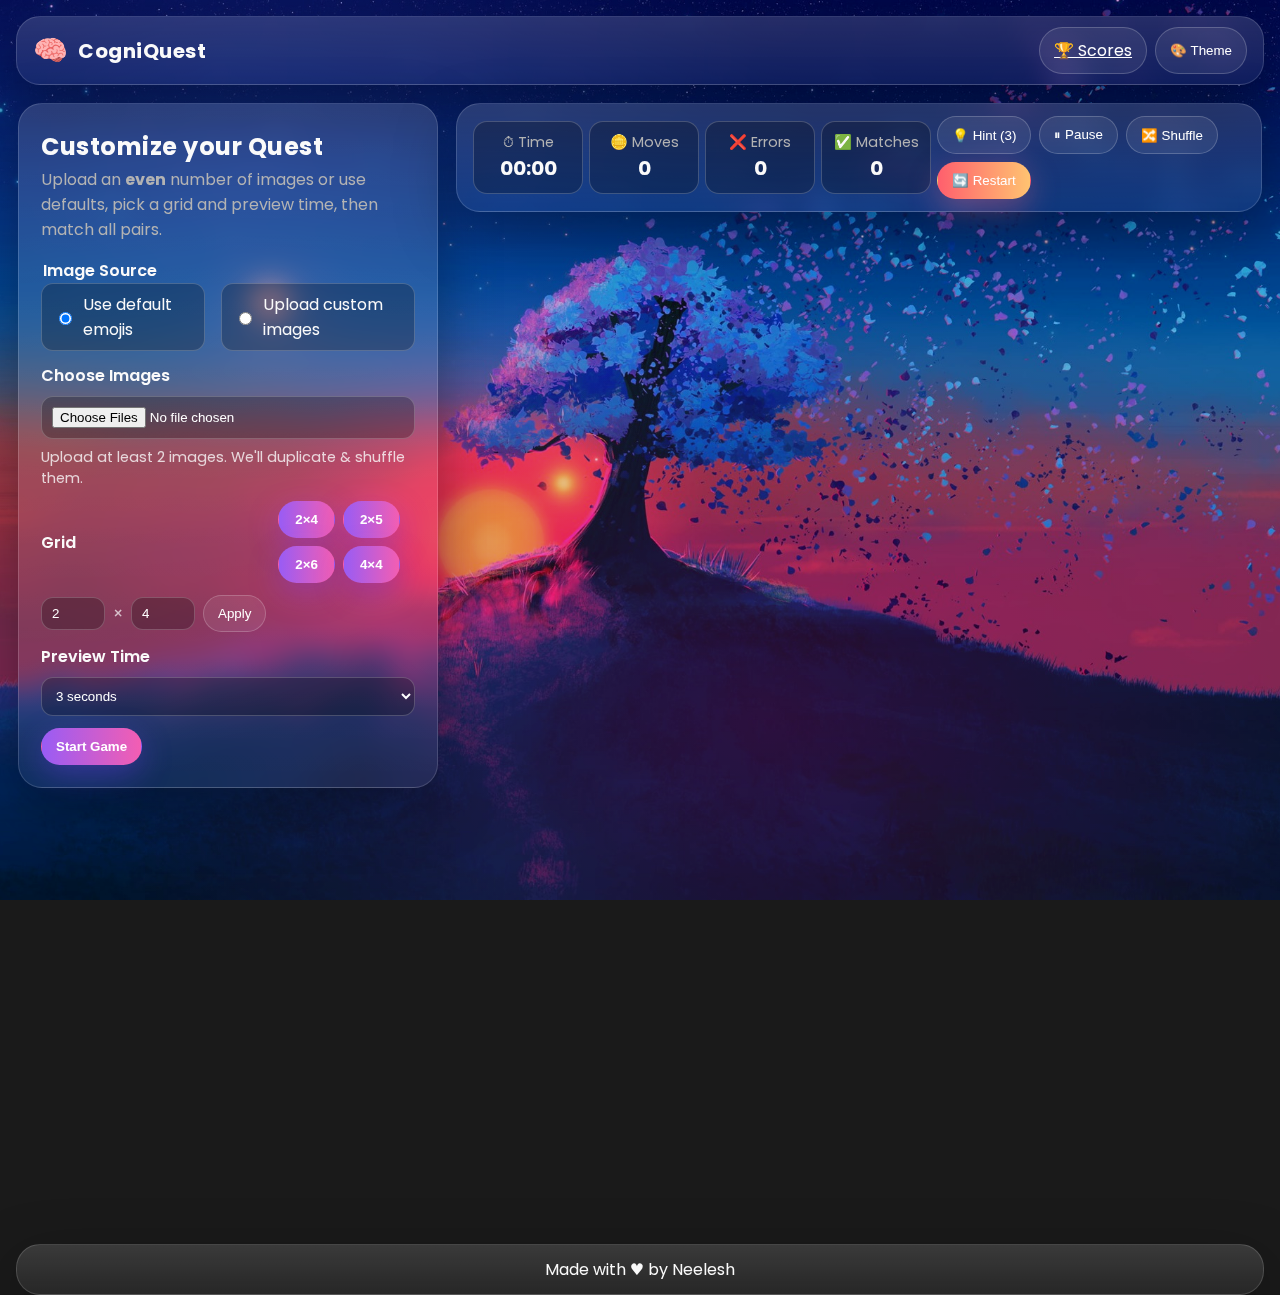
<file: index.html>
<!doctype html>
<html lang="en">
<head>
  <meta charset="utf-8">
  <meta name="viewport" content="width=device-width, initial-scale=1">
  <title>CogniQuest — Memory Match</title>
  <link rel="preconnect" href="https://fonts.googleapis.com">
  <link rel="preconnect" href="https://fonts.gstatic.com" crossorigin>
  <link href="https://fonts.googleapis.com/css2?family=Poppins:wght@300;400;600;700&display=swap" rel="stylesheet">
  <link rel="stylesheet" href="styles.css">
</head>
<body>
  <div id="bg"></div>

  <header class="topbar glass">
    <div class="brand">
      <span class="logo">🧠</span>
      <h1>CogniQuest</h1>
    </div>
    <nav class="nav">
      <a class="btn ghost" href="stats.html" aria-label="View best scores">🏆 Scores</a>
      <button id="themeToggle" class="btn ghost" aria-label="Toggle theme">🎨 Theme</button>
    </nav>
  </header>

  <main class="shell">
    <section class="panel glass">
      <h2 class="title">Customize your Quest</h2>
      <p class="subtitle">Upload an <b>even</b> number of images or use defaults, pick a grid and preview time, then match all pairs.</p>

      <fieldset class="form-row chooser">
        <legend class="label">Image Source</legend>
        <label><input type="radio" name="imgsrc" value="default" checked> Use default emojis</label>
        <label><input type="radio" name="imgsrc" value="custom"> Upload custom images</label>
      </fieldset>

      <div class="form-row" id="uploader" hidden>
        <label for="imageFiles" class="label">Choose Images</label>
        <input type="file" id="imageFiles" accept="image/*" multiple>
        <small class="hint">Upload at least 2 images. We'll duplicate & shuffle them.</small>
      </div>

      <div class="form-row grid">
        <span class="label">Grid</span>
        <div class="btn-group" role="group" aria-label="Difficulty presets">
          <button class="btn pill" data-grid="2x4">2×4</button>
          <button class="btn pill" data-grid="2x5">2×5</button>
          <button class="btn pill" data-grid="2x6">2×6</button>
          <button class="btn pill" data-grid="4x4">4×4</button>
        </div>
        <div class="custom-grid">
          <input id="rows" type="number" min="2" max="6" value="2" aria-label="Rows">
          <span>×</span>
          <input id="cols" type="number" min="4" max="8" value="4" aria-label="Columns">
          <button id="applyCustom" class="btn ghost">Apply</button>
        </div>
      </div>

      <div class="form-row">
        <label for="previewTime" class="label">Preview Time</label>
        <select id="previewTime">
          <option value="1">1 second</option>
          <option value="2">2 seconds</option>
          <option value="3" selected>3 seconds</option>
          <option value="5">5 seconds</option>
          <option value="8">8 seconds</option>
          <option value="10">10 seconds</option>
        </select>
      </div>

      <div class="actions">
        <button id="startBtn" class="btn primary">Start Game</button>
      </div>
    </section>

    <section class="hud glass" aria-live="polite">
      <div class="hud-item"><span>⏱ Time</span><strong id="time">00:00</strong></div>
      <div class="hud-item"><span>🪙 Moves</span><strong id="moves">0</strong></div>
      <div class="hud-item"><span>❌ Errors</span><strong id="errors">0</strong></div>
      <div class="hud-item"><span>✅ Matches</span><strong id="matches">0</strong></div>
      <div class="hud-actions">
        <button id="hintBtn" class="btn ghost" disabled>💡 Hint (3)</button>
        <button id="pauseBtn" class="btn ghost" disabled>⏸ Pause</button>
        <button id="shuffleBtn" class="btn ghost" disabled>🔀 Shuffle</button>
        <button id="restartBtn" class="btn danger" disabled>🔄 Restart</button>
      </div>
    </section>

    <section id="boardWrap" class="board-wrap">
      <div id="countdown" class="countdown hidden">3</div>
      <div id="board" class="board" aria-label="Memory board" role="grid"></div>
      <canvas id="confetti" class="confetti"></canvas>
    </section>
  </main>

  <footer class="foot glass">
    <span>Made with ♥ by Neelesh</span>
  </footer>

  <template id="cardTpl">
    <button class="card" role="gridcell" aria-pressed="false" aria-label="Hidden card">
      <div class="card-inner">
        <div class="card-face front"></div>
        <div class="card-face back"></div>
      </div>
    </button>
  </template>

  <div id="winModal" class="modal hidden" role="dialog" aria-modal="true" aria-labelledby="winTitle">
    <div class="modal-body glass">
      <h3 id="winTitle">You did it! 🎉</h3>
      <p id="winStats"></p>
      <div class="actions">
        <button id="playAgain" class="btn primary">Play Again</button>
        <a href="stats.html" class="btn ghost">View Scores</a>
      </div>
    </div>
  </div>

  <script src="app.js"></script>
</body>
</html>
</file>
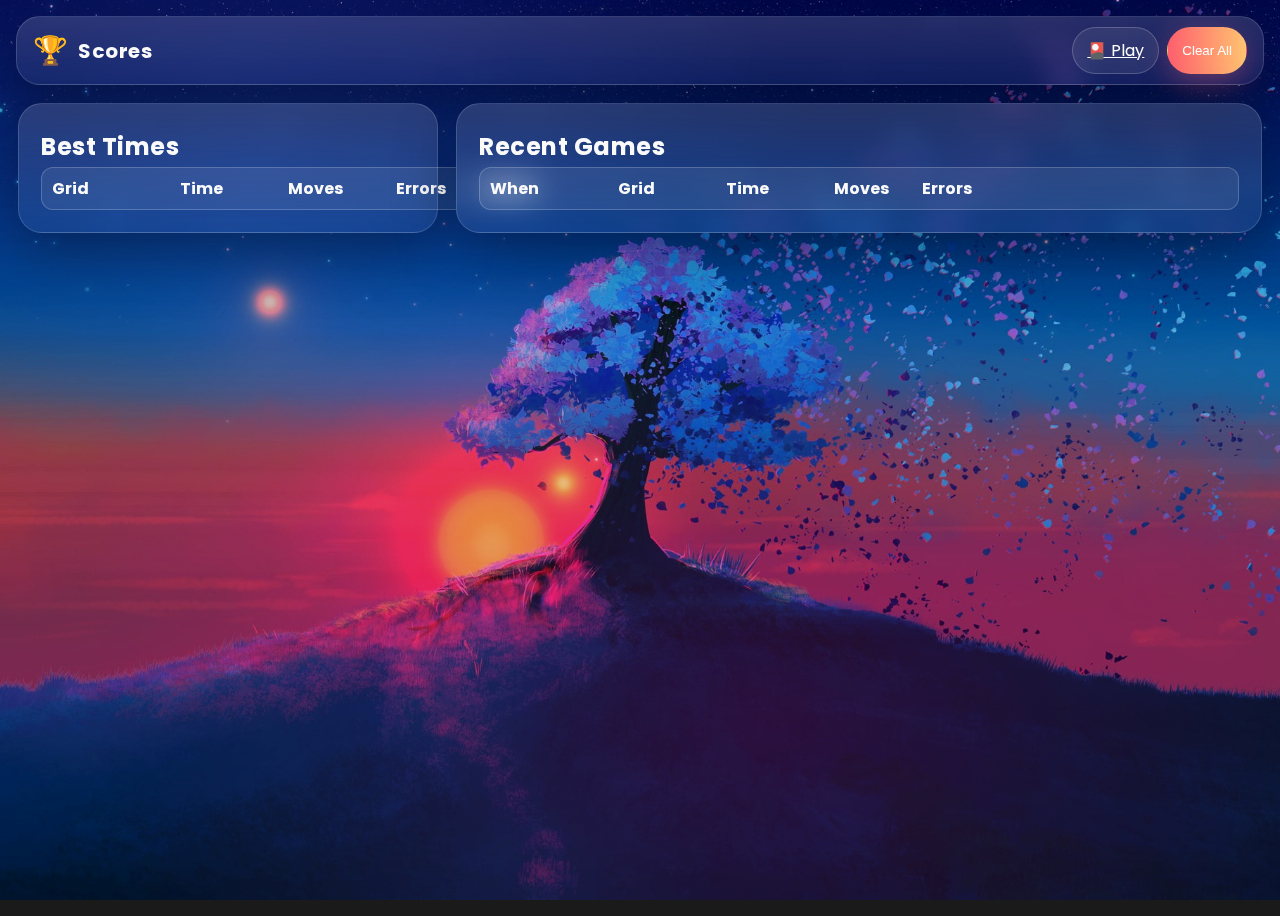
<file: stats.html>
<!doctype html>
<html lang="en">
<head>
  <meta charset="utf-8">
  <meta name="viewport" content="width=device-width, initial-scale=1">
  <title>CogniQuest — Scores</title>
  <link rel="preconnect" href="https://fonts.googleapis.com">
  <link rel="preconnect" href="https://fonts.gstatic.com" crossorigin>
  <link href="https://fonts.googleapis.com/css2?family=Poppins:wght@300;400;600;700&display=swap" rel="stylesheet">
  <link rel="stylesheet" href="styles.css">
</head>
<body>
  <div id="bg"></div>
  <header class="topbar glass">
    <div class="brand">
      <span class="logo">🏆</span>
      <h1>Scores</h1>
    </div>
    <nav class="nav">
      <a class="btn ghost" href="index.html">🎴 Play</a>
      <button id="clearScores" class="btn danger">Clear All</button>
    </nav>
  </header>

  <main class="shell">
    <section class="panel glass">
      <h2 class="title">Best Times</h2>
      <div id="bests" class="bests"></div>
    </section>
    <section class="panel glass">
      <h2 class="title">Recent Games</h2>
      <div id="recent" class="recent"></div>
    </section>
  </main>

  <script src="stats.js"></script>
</body>
</html>
</file>
<file: styles.css>
/* styles.css */
:root{
  --bg: 0 0% 10%;
  --text: 0 0% 98%;
  --muted: 0 0% 70%;
  --accent: 264 88% 66%;
  --accent-2: 326 86% 66%;
  --blur: 14px;
}
*{box-sizing:border-box}
html,body{height:100%}
body{
  margin:0;
  font-family:Poppins,system-ui,-apple-system,Segoe UI,Roboto,Ubuntu,Cantarell,Noto Sans,sans-serif;
  color:hsl(var(--text));
  background:hsl(var(--bg));
  overflow-x:hidden;
}

#bg{
  position:fixed; inset:0;
  background: url('assets/background.jpg') center/cover no-repeat;
  filter: saturate(1.1) brightness(.9);
  z-index:-2;
}
#bg::after{
  content:''; position:absolute; inset:0;
  background: radial-gradient(1200px 800px at 60% 80%, rgba(255,0,150,.18), transparent 60%),
              radial-gradient(900px 700px at 20% 20%, rgba(80,120,255,.22), transparent 60%);
  z-index:-1;
}

.glass{
  background: linear-gradient(180deg, rgba(255,255,255,.14), rgba(255,255,255,.06));
  backdrop-filter: blur(var(--blur));
  -webkit-backdrop-filter: blur(var(--blur));
  box-shadow: 0 20px 60px rgba(0,0,0,.35);
  border:1px solid rgba(255,255,255,.15);
  border-radius:24px;
}

.topbar{
  position:sticky; top:0; margin:16px; padding:10px 16px;
  display:flex; align-items:center; justify-content:space-between;
}
.brand{display:flex; align-items:center; gap:10px}
.brand .logo{font-size:28px}
.brand h1{font-size:20px; margin:0; letter-spacing:.5px}
.nav{display:flex; gap:8px}

.shell{
  display:grid; gap:18px;
  grid-template-columns:minmax(280px,420px) 1fr;
  align-items:start;
  margin:18px;
}
@media (max-width: 980px){
  .shell{grid-template-columns:1fr}
}

.panel{padding:22px}
.panel .title{margin:.2rem 0 .2rem; font-weight:700; letter-spacing:.5px}
.subtitle{margin:.2rem 0 1rem; color:hsl(var(--muted)); font-weight:400}

.form-row{display:grid; gap:8px; margin:12px 0}
.form-row.grid{grid-template-columns:auto 1fr; gap:12px; align-items:center}
.label{font-weight:600}
.hint{opacity:.8; font-size:.9rem}

.chooser{display:flex; gap:16px; border:none; padding:0; margin:10px 0}
.chooser label{display:flex; align-items:center; gap:8px; background:rgba(0,0,0,.25); padding:8px 12px; border-radius:12px; border:1px solid rgba(255,255,255,.2)}

.custom-grid{display:flex; align-items:center; gap:8px}
.custom-grid input{
  width:64px; padding:8px 10px; border-radius:12px; border:1px solid rgba(255,255,255,.2);
  background:rgba(0,0,0,.25); color:white; outline:none;
}
.custom-grid span{opacity:.7}
select, input[type="file"]{
  background:rgba(0,0,0,.25);
  color:white; border:1px solid rgba(255,255,255,.2);
  padding:10px; border-radius:12px; outline:none;
}

.btn{
  padding:10px 14px; border-radius:999px; border:1px solid transparent;
  color:white; cursor:pointer; transition:.2s transform ease, .2s background, .2s border-color;
  background:linear-gradient(90deg, hsl(var(--accent)), hsl(var(--accent-2)));
  box-shadow: 0 10px 30px rgba(120, 60, 255, .35);
}
.btn:hover{transform:translateY(-1px)}
.btn.ghost{
  background:rgba(255,255,255,.08); border-color:rgba(255,255,255,.2);
  box-shadow:none;
}
.btn.pill{padding:10px 16px; font-weight:600}
.btn.primary{font-weight:700}
.btn.danger{background:linear-gradient(90deg, #ff5f6d, #ffc371); box-shadow:0 10px 30px rgba(255,100,120,.35)}

.btn-group{display:flex; gap:8px; flex-wrap:wrap}

.hud{
  padding:12px 16px; display:grid; gap:6px;
  grid-template-columns: repeat(4, minmax(110px, 1fr)) auto;
  align-items:center;
}
.hud-item{
  text-align:center; background:rgba(0,0,0,.25); border:1px solid rgba(255,255,255,.2);
  border-radius:14px; padding:10px 8px;
}
.hud-item span{display:block; font-size:.9rem; color:hsl(var(--muted))}
.hud-item strong{font-size:1.25rem}
.hud-actions{display:flex; gap:8px; justify-self:end; flex-wrap:wrap}

.board-wrap{position:relative; padding:16px; min-height:420px}
.board{display:grid; gap:12px; justify-content:center}
@media (max-width:600px){ .board-wrap{min-height:360px} }

.card{
  width:110px; height:110px; perspective:1000px;
  background:transparent; border:none; padding:0; cursor:pointer; position:relative; border-radius:16px;
  outline: none;
}
.card-inner{
  position:absolute; inset:0; transform-style:preserve-3d; transition: transform .45s cubic-bezier(.2,.7,.2,1);
  border-radius:16px;
}
.card:focus-visible{box-shadow:0 0 0 3px rgba(255,255,255,.5)}
.card.flipped .card-inner{transform:rotateY(180deg)}
.card-face{
  position:absolute; inset:0; backface-visibility:hidden; border-radius:16px;
  display:flex; align-items:center; justify-content:center; font-size:46px; font-weight:700;
}
.card-face.front{
  background:linear-gradient(145deg, rgba(255,255,255,.2), rgba(255,255,255,.05));
  border:1px solid rgba(255,255,255,.2);
}
.card-face.back{
  transform:rotateY(180deg);
  background: radial-gradient(circle at 30% 30%, rgba(255,255,255,.35), rgba(255,255,255,.05));
  border:1px solid rgba(255,255,255,.28);
  background-size:cover; background-position:center;
}

.countdown{
  position:absolute; inset:0; display:grid; place-items:center;
  font-size:72px; font-weight:800; text-shadow:0 10px 30px rgba(0,0,0,.5);
  backdrop-filter: blur(4px); background:rgba(0,0,0,.25);
  border-radius:20px; z-index:5;
}
.hidden{display:none !important}

.modal{
  position:fixed; inset:0; display:grid; place-items:center; background:rgba(0,0,0,.5);
}
.modal .modal-body{padding:24px; max-width:520px; text-align:center}
.modal .actions{display:flex; gap:10px; justify-content:center; margin-top:10px}

.foot{
  margin:16px; padding:12px 16px; display:flex; justify-content:center; align-items:center;
}

.confetti{position:absolute; inset:0; pointer-events:none;}

/* Stats page */
.bests, .recent{display:grid; gap:10px}
.recent .row, .bests .row{
  display:grid; grid-template-columns: 120px 100px 100px 80px 1fr; gap:8px;
  background:rgba(0,0,0,.25); border:1px solid rgba(255,255,255,.2); padding:8px 10px; border-radius:12px;
}
.recent .row.header, .bests .row.header{font-weight:700; background:rgba(255,255,255,.08)}

/* Light theme */
.light{
  --bg: 216 71% 95%;
  --text: 220 20% 12%;
  --muted: 220 10% 40%;
}
</file>
